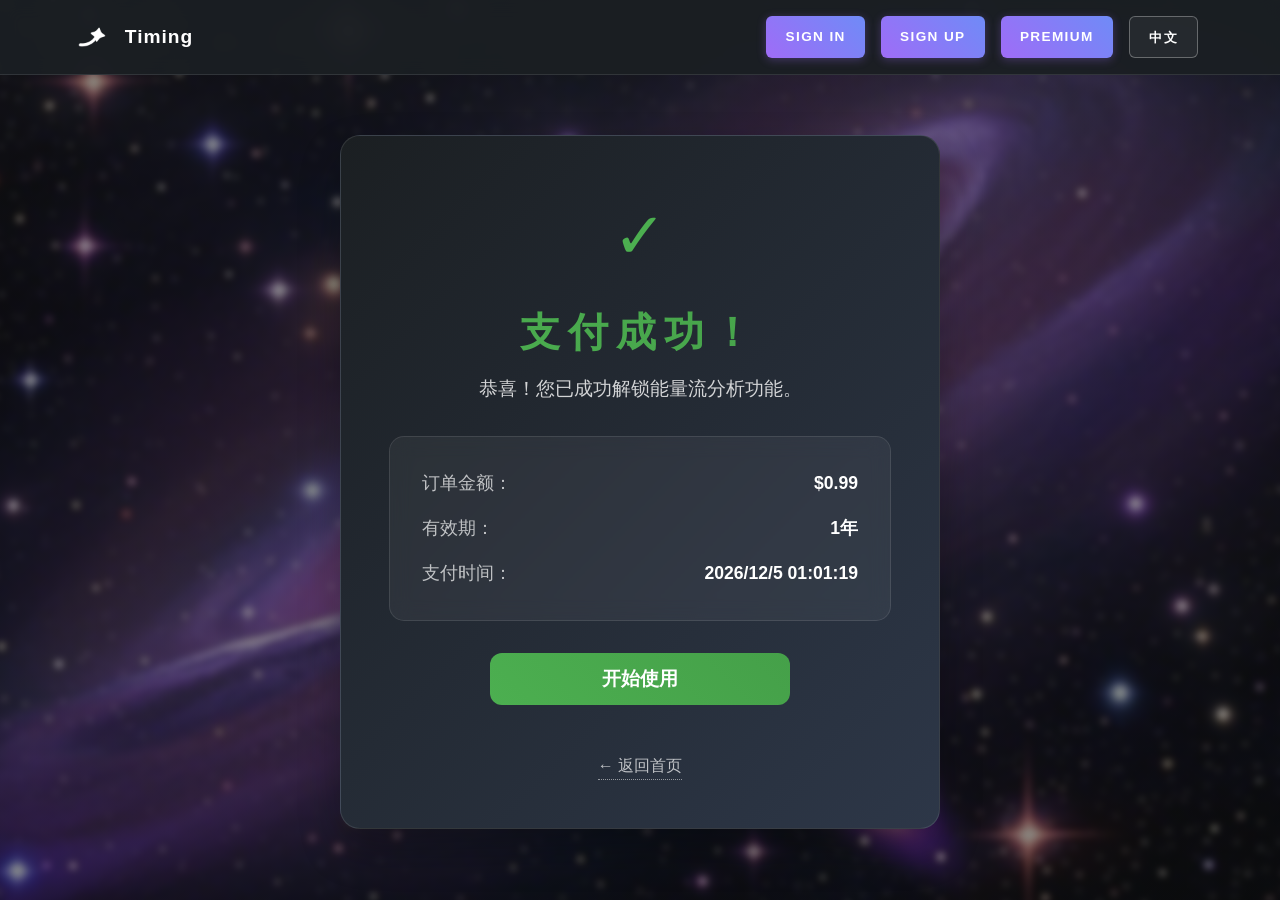
<file: payment-success.html>
<!DOCTYPE HTML>
<html>
<head>
    <title>Payment Successful - Energy Flow Analysis</title>
    <meta charset="utf-8" />
    <meta name="viewport" content="width=device-width, initial-scale=1, user-scalable=no" />
    <meta http-equiv="Content-Security-Policy" content="default-src 'self' 'unsafe-inline' https:; connect-src 'self' http: https:; img-src 'self' data: https:; style-src 'self' 'unsafe-inline' https:; font-src 'self' data: https: fonts.googleapis.com fonts.gstatic.com;">
    <meta http-equiv="X-Content-Type-Options" content="nosniff">
    
    <!-- Google Fonts -->
    <link rel="preconnect" href="https://fonts.googleapis.com">
    <link rel="preconnect" href="https://fonts.gstatic.com" crossorigin>
    <link href="https://fonts.googleapis.com/css2?family=Roboto:wght@300;400;500;600;700&display=swap" rel="stylesheet">
    
    <!-- Load main site CSS -->
    <link rel="stylesheet" href="assets/css/main.css">
    <link rel="stylesheet" href="assets/css/navigation.css">
    <link rel="stylesheet" href="assets/css/noscript.css" media="none">
    
    <style>
        /* Success page specific styles */
        body {
            background: #1b1f22;
            position: relative;
            overflow-x: hidden;
            padding-top: 0;
            min-height: 100vh;
        }

        /* Background system */
        #bg {
            -moz-transform: scale(1.0);
            -webkit-transform: scale(1.0);
            -ms-transform: scale(1.0);
            transform: scale(1.0);
            -webkit-backface-visibility: hidden;
            position: fixed;
            top: 0;
            left: 0;
            width: 100%;
            height: 100vh;
            z-index: 1;
        }

        #bg:before, #bg:after {
            content: '';
            display: block;
            position: absolute;
            top: 0;
            left: 0;
            width: 100%;
            height: 100%;
        }

        #bg:before {
            -moz-transition: background-color 2.5s ease-in-out;
            -webkit-transition: background-color 2.5s ease-in-out;
            -ms-transition: background-color 2.5s ease-in-out;
            transition: background-color 2.5s ease-in-out;
            -moz-transition-delay: 0.75s;
            -webkit-transition-delay: 0.75s;
            -ms-transition-delay: 0.75s;
            transition-delay: 0.75s;
            background-image: linear-gradient(to top, rgba(19, 21, 25, 0.5), rgba(19, 21, 25, 0.5));
            background-size: auto;
            background-position: center;
            background-repeat: no-repeat;
            z-index: 2;
        }

        #bg:after {
            -moz-transform: scale(1.0825);
            -webkit-transform: scale(1.0825);
            -ms-transform: scale(1.0825);
            transform: scale(1.0825);
            -moz-transition: -moz-transform 0.325s ease-in-out, -moz-filter 0.325s ease-in-out;
            -webkit-transition: -webkit-transform 0.325s ease-in-out, -webkit-filter 0.325s ease-in-out;
            -ms-transition: -ms-transform 0.325s ease-in-out, -ms-filter 0.325s ease-in-out;
            transition: transform 0.325s ease-in-out, filter 0.325s ease-in-out;
            background-image: url("images/bg.jpg");
            background-position: center;
            background-size: cover;
            background-repeat: no-repeat;
            -moz-filter: blur(0.2rem);
            -webkit-filter: blur(0.2rem);
            -ms-filter: blur(0.2rem);
            filter: blur(0.2rem);
            z-index: 1;
        }

        /* Success container */
        .success-container {
            position: relative;
            z-index: 3;
            min-height: 100vh;
            display: flex;
            align-items: center;
            justify-content: center;
            padding: 2rem;
            padding-top: 6rem;
        }

        .success-content {
            background: linear-gradient(135deg, #1b1f22 0%, #2d3748 100%);
            border-radius: 20px;
            padding: 3rem;
            max-width: 600px;
            width: 100%;
            text-align: center;
            box-shadow: 0 20px 40px rgba(0, 0, 0, 0.3);
            border: 1px solid rgba(255, 255, 255, 0.1);
        }

        .success-icon {
            font-size: 4rem;
            color: #4CAF50;
            margin-bottom: 1rem;
        }

        .success-title {
            color: #ffffff;
            font-size: 2.5rem;
            font-weight: 700;
            margin-bottom: 1rem;
            background: linear-gradient(45deg, #4CAF50, #45a049);
            -webkit-background-clip: text;
            -webkit-text-fill-color: transparent;
            background-clip: text;
        }

        .success-subtitle {
            color: rgba(255, 255, 255, 0.8);
            font-size: 1.2rem;
            margin-bottom: 2rem;
            line-height: 1.6;
        }

        .success-details {
            background: rgba(255, 255, 255, 0.05);
            border: 1px solid rgba(255, 255, 255, 0.1);
            border-radius: 15px;
            padding: 2rem;
            margin-bottom: 2rem;
            backdrop-filter: blur(10px);
        }

        .detail-item {
            display: flex;
            justify-content: space-between;
            align-items: center;
            margin-bottom: 1rem;
            color: rgba(255, 255, 255, 0.9);
            font-size: 1.1rem;
        }

        .detail-item:last-child {
            margin-bottom: 0;
        }

        .detail-label {
            color: rgba(255, 255, 255, 0.7);
        }

        .detail-value {
            font-weight: 600;
            color: #ffffff;
        }

        .continue-button {
            background: linear-gradient(45deg, #4CAF50, #45a049);
            color: white;
            border: none;
            padding: 1rem 2rem;
            border-radius: 12px;
            font-size: 1.2rem;
            font-weight: 600;
            cursor: pointer;
            transition: all 0.3s ease;
            margin: 0 auto 1rem auto;
            width: 100%;
            max-width: 300px;
            display: flex;
            align-items: center;
            justify-content: center;
            line-height: 1;
            text-decoration: none;
        }

        .continue-button:hover {
            transform: translateY(-2px);
            box-shadow: 0 8px 25px rgba(76, 175, 80, 0.4);
        }

        .back-link {
            color: rgba(255, 255, 255, 0.7);
            text-decoration: none;
            font-size: 1rem;
            margin-top: 2rem;
            display: inline-block;
            transition: color 0.3s ease;
        }

        .back-link:hover {
            color: #ffffff;
        }

        /* Responsive design */
        @media (max-width: 768px) {
            .success-content {
                padding: 2rem;
                margin: 1rem;
            }
            
            .success-title {
                font-size: 2rem;
            }
            
            .success-subtitle {
                font-size: 1rem;
            }
        }
    </style>
</head>
<body>
    <!-- Background -->
    <div id="bg"></div>

    <!-- Success Container -->
    <div class="success-container">
        <div class="success-content">
            <div class="success-icon">✓</div>
            <h1 class="success-title" id="success-title">支付成功！</h1>
            <p class="success-subtitle" id="success-subtitle">恭喜！您已成功解锁能量流分析功能</p>
            
            <div class="success-details">
                <div class="detail-item">
                    <span class="detail-label" id="detail-label-1">订单金额：</span>
                    <span class="detail-value">$0.99</span>
                </div>
                <div class="detail-item">
                    <span class="detail-label" id="detail-label-2">有效期：</span>
                    <span class="detail-value" id="detail-value-2">1年</span>
                </div>
                <div class="detail-item">
                    <span class="detail-label" id="detail-label-3">支付时间：</span>
                    <span class="detail-value" id="detail-value-3">刚刚</span>
                </div>
            </div>
            
            <a href="index.html" class="continue-button" id="continue-button">
                <span id="continue-button-text">开始使用</span>
            </a>
            
            <a href="index.html" class="back-link" id="back-link">← 返回首页</a>
        </div>
    </div>

    <!-- Scripts -->
    <script src="assets/js/navigation-loader.js"></script>
    <script>
        // Success page functionality
        class SuccessPage {
            constructor() {
                this.currentLanguage = 'zh';
                this.init();
            }
            
            init() {
                this.detectLanguage();
                this.updatePageText();
                this.setupPaymentStatus();
                this.updateLinks();
            }
            
            detectLanguage() {
                const urlParams = new URLSearchParams(window.location.search);
                const langParam = urlParams.get('lang');
                if (langParam === 'en') {
                    this.currentLanguage = 'en';
                }
            }
            
            setupPaymentStatus() {
                // Payment status is handled by webhook, no need for sessionStorage
                // Update payment time
                const paymentTime = document.getElementById('detail-value-3');
                if (paymentTime) {
                    const now = new Date();
                    paymentTime.textContent = now.toLocaleString(
                        this.currentLanguage === 'zh' ? 'zh-CN' : 'en-US'
                    );
                }
            }
            
            updateLinks() {
                const continueButton = document.getElementById('continue-button');
                const backLink = document.getElementById('back-link');
                
                if (continueButton) {
                    continueButton.href = `index.html?lang=${this.currentLanguage}`;
                }
                if (backLink) {
                    backLink.href = `index.html?lang=${this.currentLanguage}`;
                }
            }
            
            updatePageText() {
                const translations = {
                    zh: {
                        title: '支付成功！',
                        subtitle: '恭喜！您已成功解锁能量流分析功能。',
                        detail1: '订单金额：',
                        detail2: '有效期：',
                        detail3: '支付时间：',
                        duration: '1年',
                        continueButton: '开始使用',
                        backLink: '← 返回首页'
                    },
                    en: {
                        title: 'Payment Successful!',
                        subtitle: 'Congratulations! You have successfully unlocked energy flow analysis.',
                        detail1: 'Amount:',
                        detail2: 'Duration:',
                        detail3: 'Payment Time:',
                        duration: '1 year',
                        continueButton: 'Start Using',
                        backLink: '← Back to Homepage'
                    }
                };
                
                const t = translations[this.currentLanguage] || translations.zh;
                
                // Update page text
                const title = document.getElementById('success-title');
                const subtitle = document.getElementById('success-subtitle');
                const detail1 = document.getElementById('detail-label-1');
                const detail2 = document.getElementById('detail-label-2');
                const detail3 = document.getElementById('detail-label-3');
                const durationValue = document.getElementById('detail-value-2');
                const continueButton = document.getElementById('continue-button-text');
                const backLink = document.getElementById('back-link');
                
                if (title) title.textContent = t.title;
                if (subtitle) subtitle.textContent = t.subtitle;
                if (detail1) detail1.textContent = t.detail1;
                if (detail2) detail2.textContent = t.detail2;
                if (detail3) detail3.textContent = t.detail3;
                if (durationValue) durationValue.textContent = t.duration;
                if (continueButton) continueButton.textContent = t.continueButton;
                if (backLink) backLink.textContent = t.backLink;
            }
        }

        // Initialize success page
        if (document.readyState === 'loading') {
            document.addEventListener('DOMContentLoaded', () => {
                new SuccessPage();
            });
        } else {
            new SuccessPage();
        }
    </script>
</body>
</html>
</file>
<file: assets/css/navigation.css>
/* Top Navigation Styles */
.top-navigation {
    position: fixed;
    top: 0;
    left: 0;
    width: 100%;
    background: rgba(27, 31, 35, 0.95);
    backdrop-filter: blur(10px);
    border-bottom: 1px solid rgba(255, 255, 255, 0.1);
    z-index: 10000;
    padding: 1rem 0;
}

.nav-container {
    display: flex;
    align-items: center;
    justify-content: space-between;
    max-width: 1200px;
    margin: 0 auto;
    padding: 0 2rem;
}

.nav-logo {
    display: flex;
    align-items: center;
    gap: 0.8rem;
    text-decoration: none;
}

.nav-logo img {
    width: 2.5rem;
    height: 2.5rem;
    object-fit: contain;
}

.logo-text {
    font-size: 1.2rem;
    font-weight: 700;
    color: #ffffff;
    letter-spacing: 0.05em;
}

.nav-menu {
    display: flex;
    align-items: center;
    gap: 2.5rem;
    white-space: nowrap;
    overflow: hidden;
}

.nav-item {
    color: rgba(255, 255, 255, 0.8);
    text-decoration: none;
    font-size: 0.9rem;
    font-weight: 500;
    letter-spacing: 0.05em;
    transition: all 0.3s ease;
    position: relative;
    white-space: nowrap;
    flex-shrink: 0;
}

.nav-item:hover {
    color: #9f6cf7;
}

.nav-item.active {
    color: #9f6cf7;
}

.nav-item.active::after {
    content: '';
    position: absolute;
    bottom: -0.5rem;
    left: 0;
    width: 100%;
    height: 2px;
    background: #9f6cf7;
}

.nav-auth {
    display: flex;
    align-items: center;
    gap: 1rem;
    margin-right: 1rem; /* 确保右边有固定间距 */
    flex-wrap: nowrap; /* 防止按钮换行 */
    flex-shrink: 0; /* 防止按钮收缩 */
}

.payment-btn, .login-btn, .signup-btn {
    color: #ffffff;
    text-decoration: none;
    font-size: 0.85rem;
    font-weight: 600;
    letter-spacing: 0.1em;
    padding: 0.6rem 1.2rem;
    border-radius: 6px;
    transition: all 0.3s ease;
    min-width: 80px;
    text-align: center;
    white-space: nowrap;
    flex-shrink: 0;
    box-shadow: 0 2px 10px rgba(159, 108, 247, 0.3);
    border: none;
    background: linear-gradient(45deg, #9f6cf7, #6f8bf7);
    cursor: pointer;
    display: inline-block;
}

.payment-btn:hover, .login-btn:hover, .signup-btn:hover {
    transform: translateY(-1px);
    box-shadow: 0 4px 15px rgba(159, 108, 247, 0.4);
    background: linear-gradient(45deg, #b784ff, #84a0ff);
}

.lang-btn {
    color: #ffffff;
    text-decoration: none;
    font-size: 0.8rem;
    font-weight: 600;
    letter-spacing: 0.1rem;
    text-transform: uppercase;
    padding: 0.6rem 1.2rem;
    border: 1px solid rgba(255, 255, 255, 0.3);
    border-radius: 6px;
    transition: all 0.3s ease;
    background: rgba(255, 255, 255, 0.05);
    min-width: 60px; /* 设置最小宽度确保一致性 */
    text-align: center;
    white-space: nowrap; /* 防止文字换行 */
    flex-shrink: 0; /* 防止按钮收缩 */
}

.lang-btn:hover {
    transform: translateY(-1px);
    background: rgba(255, 255, 255, 0.1);
    border-color: rgba(255, 255, 255, 0.5);
}

/* Adjust body padding to account for fixed nav */
body {
    padding-top: 5rem;
}

/* Center the entire homepage animation */
#wrapper {
    min-height: calc(100vh - 5rem);
    display: flex;
    align-items: center;
    justify-content: center;
}

/* Mobile adjustments */
@media screen and (max-width: 600px) {
    body {
        padding-top: 4rem;
    }

    #wrapper {
        min-height: calc(100vh - 4rem);
    }
}

/* Responsive breakpoints - gradually hide navigation items */
@media screen and (max-width: 1024px) {
    .nav-container {
        padding: 0 1.5rem;
    }

    .nav-menu {
        gap: 2rem;
    }

    .nav-auth {
        gap: 0.8rem;
    }

    .login-btn, .signup-btn, .payment-btn {
        font-size: 0.8rem;
        padding: 0.5rem 1rem;
        min-width: 70px;
    }

    .lang-btn {
        font-size: 0.8rem;
        padding: 0.5rem 1rem;
        min-width: 50px;
    }
}


@media screen and (max-width: 920px) {
    .nav-container {
        padding: 0 1rem;
    }

    .nav-menu {
        gap: 1.2rem;
    }

    .nav-item {
        font-size: 0.8rem;
    }

    .nav-auth {
        gap: 0.8rem;
    }

    .login-btn, .signup-btn {
        font-size: 0.8rem;
        padding: 0.5rem 1rem;
        min-width: 70px;
    }

    .lang-btn {
        font-size: 0.8rem;
        padding: 0.5rem 1rem;
        min-width: 50px;
    }
}

@media screen and (max-width: 850px) {
    /* Hide contact first */
    .nav-item[data-nav-id="contact"] {
        display: none;
    }
}

@media screen and (max-width: 650px) {
    /* Hide introduction next */
    .nav-item[data-nav-id="intro"] {
        display: none;
    }
}

@media screen and (max-width: 550px) {
    /* Keep event timing and energy curve visible until the end */
    .nav-item:not([data-nav-id="curve"]):not([data-nav-id="timing"]) {
        display: none;
    }
}

@media screen and (max-width: 500px) {
    /* Hide all navigation menu */
    .nav-menu {
        display: none;
    }

    .nav-container {
        justify-content: space-between;
    }

    .nav-auth {
        gap: 0.4rem;
    }

    .login-btn, .signup-btn, .payment-btn {
        font-size: 0.7rem;
        padding: 0.4rem 0.7rem;
        letter-spacing: 0.05rem;
        min-width: 60px;
    }

    .lang-btn {
        font-size: 0.7rem;
        padding: 0.4rem 0.7rem;
        letter-spacing: 0.05rem;
        min-width: 45px;
    }

    .nav-logo .logo-text {
        font-size: 0.9rem;
    }

    body {
        padding-top: 4rem;
    }

    #wrapper {
        min-height: calc(100vh - 4rem);
    }

    .top-navigation {
        padding: 0.8rem 0;
    }
}

@media screen and (max-width: 480px) {
    .nav-container {
        padding-right: 0;
    }

    .nav-auth {
        gap: 0.25rem;
        flex-wrap: nowrap;
        overflow: hidden;
    }

    .login-btn, .signup-btn, .payment-btn {
        font-size: 0.65rem;
        padding: 0.35rem 0.5rem;
        min-width: 50px;
        white-space: nowrap;
        flex-shrink: 0;
    }

    .lang-btn {
        font-size: 0.65rem;
        padding: 0.35rem 0.5rem;
        min-width: 40px;
        white-space: nowrap;
        flex-shrink: 0;
    }

    .nav-logo .logo-text {
        font-size: 0.8rem;
    }

    .nav-logo img {
        width: 30px;
        height: 30px;
    }
}

@media screen and (max-width: 400px) {
    .nav-container {
        padding: 0 0.5rem;
    }

    .nav-auth {
        gap: 0.2rem;
    }

    .login-btn, .signup-btn, .payment-btn {
        font-size: 0.6rem;
        padding: 0.3rem 0.4rem;
        min-width: 45px;
    }

    .lang-btn {
        font-size: 0.6rem;
        padding: 0.3rem 0.4rem;
        min-width: 35px;
    }

    .nav-logo .logo-text {
        font-size: 0.75rem;
    }

    .nav-logo img {
        width: 28px;
        height: 28px;
    }
}

@media screen and (max-width: 350px) {
    .nav-auth {
        gap: 0.15rem;
    }

    .login-btn, .signup-btn, .payment-btn {
        font-size: 0.55rem;
        padding: 0.25rem 0.35rem;
        min-width: 40px;
    }

    .lang-btn {
        font-size: 0.55rem;
        padding: 0.25rem 0.35rem;
        min-width: 30px;
    }

    .nav-logo .logo-text {
        font-size: 0.7rem;
    }

    .nav-logo img {
        width: 25px;
        height: 25px;
    }
}

/* Large screen optimizations (31+ inch displays) */
@media screen and (min-width: 1920px) {
    .nav-container {
        max-width: 1600px;
        padding: 0 3rem;
    }

    .nav-menu {
        gap: 3rem;
    }

    .nav-item {
        font-size: 0.85rem;
    }

    .nav-auth {
        gap: 1.2rem;
        flex-direction: row; /* 确保在大屏幕上水平排列 */
        flex-wrap: nowrap;
    }

    .login-btn, .signup-btn, .payment-btn {
        font-size: 0.8rem;
        padding: 0.55rem 1.1rem;
        min-width: 75px;
        white-space: nowrap;
    }

    .lang-btn {
        font-size: 0.75rem;
        padding: 0.55rem 1.1rem;
        min-width: 55px;
        white-space: nowrap;
    }
}

/* Extra large screens (32+ inch displays) */
@media screen and (min-width: 2560px) {
    .nav-container {
        max-width: 2000px;
        padding: 0 4rem;
    }

    .nav-menu {
        gap: 4rem;
    }

    .nav-item {
        font-size: 0.9rem;
    }

    .nav-auth {
        gap: 1.5rem;
    }

    .login-btn, .signup-btn, .payment-btn {
        font-size: 0.82rem;
        padding: 0.6rem 1.2rem;
        min-width: 80px;
    }

    .lang-btn {
        font-size: 0.78rem;
        padding: 0.6rem 1.2rem;
        min-width: 60px;
    }
}

/* English page specific margin adjustment */
.nav-auth.english-page {
    margin-right: 0.6rem;
}
</file>
<file: assets/css/noscript.css>
/*
	Dimension by HTML5 UP
	html5up.net | @ajlkn
	Free for personal and commercial use under the CCA 3.0 license (html5up.net/license)
*/

/* BG */

	body.is-preload #bg:before {
		background-color: transparent;
	}

/* Header */

	body.is-preload #header {
		-moz-filter: none;
		-webkit-filter: none;
		-ms-filter: none;
		filter: none;
	}

		body.is-preload #header > * {
			opacity: 1;
		}

		body.is-preload #header .content .inner {
			max-height: none;
			padding: 3rem 2rem;
			opacity: 1;
		}

/* Main */

	#main article {
		opacity: 1;
		margin: 4rem 0 0 0;
	}
</file>
<file: assets/css/main.css>
@import url(fontawesome-all.min.css);

html, body, div, span, applet, object, iframe, h1, h2, h3, h4, h5, h6, p, blockquote,
pre, a, abbr, acronym, address, big, cite, code, del, dfn, em, img, ins, kbd, q, s, samp,
small, strike, strong, sub, sup, tt, var, b, u, i, center, dl, dt, dd, ol, ul, li, fieldset,
form, label, legend, table, caption, tbody, tfoot, thead, tr, th, td, article, aside,
canvas, details, embed, figure, figcaption, footer, header, hgroup, menu, nav, output, ruby,
section, summary, time, mark, audio, video {
  margin: 0;
  padding: 0;
  border: 0;
  font: inherit;
  font-size: 100%;
  vertical-align: baseline;
}

article, aside, details, figcaption, figure, footer, header, hgroup, menu, nav, section {
  display: block;
}

body {
  line-height: 1;
  background: #1b1f22;
  -webkit-text-size-adjust: none;
}

ol, ul {
  list-style: none;
}

blockquote, q {
  quotes: none;
}

blockquote:before, blockquote:after, q:before, q:after {
  content: none;
}

table {
  border-collapse: collapse;
  border-spacing: 0;
}

mark {
  background-color: transparent;
  color: inherit;
}

input::-moz-focus-inner {
  border: 0;
  padding: 0;
}

input, select, textarea {
  appearance: none;
  -moz-appearance: none;
  -webkit-appearance: none;
  -ms-appearance: none;
}

/* Layout */
@-ms-viewport {
  width: device-width;
}

html {
  box-sizing: border-box;
  font-size: 16pt;
}

*, *:before, *:after {
  box-sizing: inherit;
}

body.is-preload *, body.is-preload *:before, body.is-preload *:after {
  animation: none !important;
  transition: none !important;
}

/* Typography */
body, input, select, textarea {
  color: #fff;
  font-family: -apple-system, BlinkMacSystemFont, "Segoe UI", Roboto, "Helvetica Neue", Arial, sans-serif;
  font-weight: 300;
  font-size: 1rem;
  line-height: 1.65;
}

a {
  transition: color 0.2s ease-in-out, background-color 0.2s ease-in-out, border-bottom-color 0.2s ease-in-out;
  border-bottom: dotted 1px rgba(255, 255, 255, 0.5);
  text-decoration: none;
  color: inherit;
}

a:hover {
  border-bottom-color: transparent;
}

strong, b {
  color: #fff;
  font-weight: 600;
}

em, i {
  font-style: italic;
}

p {
  margin: 0 0 2rem;
}

h1, h2, h3, h4, h5, h6 {
  color: #fff;
  font-weight: 600;
  line-height: 1.5;
  margin: 0 0 1rem;
  text-transform: uppercase;
  letter-spacing: 0.2rem;
}

h1 a, h2 a, h3 a, h4 a, h5 a, h6 a {
  color: inherit;
  text-decoration: none;
}

h1.major, h2.major, h3.major, h4.major, h5.major, h6.major {
  border-bottom: solid 1px #fff;
  width: max-content;
  padding-bottom: 0.5rem;
  margin: 0 0 2rem;
}

h1 {
  font-size: 2.25rem;
  line-height: 1.3;
  letter-spacing: 0.5rem;
}

h2 {
  font-size: 1.5rem;
  line-height: 1.4;
  letter-spacing: 0.5rem;
}

h3 { font-size: 1rem; }
h4 { font-size: 0.8rem; }
h5 { font-size: 0.7rem; }
h6 { font-size: 0.6rem; }

sub {
  font-size: 0.8rem;
  position: relative;
  top: 0.5rem;
}

sup {
  font-size: 0.8rem;
  position: relative;
  top: -0.5rem;
}

blockquote {
  border-left: solid 4px #fff;
  font-style: italic;
  margin: 0 0 2rem;
  padding: 0.5rem 0 0.5rem 2rem;
}

code {
  background: rgba(255, 255, 255, 0.075);
  border-radius: 4px;
  font-family: "Courier New", monospace;
  font-size: 0.9rem;
  margin: 0 0.25rem;
  padding: 0.25rem 0.65rem;
}

pre {
  -webkit-overflow-scrolling: touch;
  font-family: "Courier New", monospace;
  font-size: 0.9rem;
  margin: 0 0 2rem;
}

pre code {
  display: block;
  line-height: 1.75;
  padding: 1rem 1.5rem;
  overflow-x: auto;
}

hr {
  border: 0;
  border-bottom: solid 1px #fff;
  margin: 2.75rem 0;
}

/* Alignment */
.align-left { text-align: left; }
.align-center { text-align: center; }
.align-right { text-align: right; }

/* Responsive */
@media screen and (max-width: 1680px) {
  html { font-size: 12pt; }
}

@media screen and (max-width: 736px) {
  html { font-size: 11pt; }
  h1 { font-size: 1.75rem; line-height: 1.4; }
  h2 { font-size: 1.25rem; line-height: 1.5; }
}

@media screen and (max-width: 480px) {
  html, body { min-width: 320px; }
}

@media screen and (max-width: 360px) {
  html { font-size: 10pt; }
}


/* Form */
form {
	margin: 0 0 2rem;
  }
  
  form > :last-child {
	margin-bottom: 0;
  }
  
  form > .fields {
	display: flex;
	flex-wrap: wrap;
	width: calc(100% + 3rem);
	margin: -1.5rem 0 2rem -1.5rem;
  }
  
  form > .fields > .field {
	flex: 0 0 auto;
	padding: 1.5rem 0 0 1.5rem;
	width: calc(100% - 1.5rem);
  }
  
  form > .fields > .field.half {
	width: calc(50% - 0.75rem);
  }
  
  form > .fields > .field.third {
	width: calc(100%/3 - 0.5rem);
  }
  
  form > .fields > .field.quarter {
	width: calc(25% - 0.375rem);
  }
  
  label {
	color: #fff;
	display: block;
	font-size: 0.8rem;
	font-weight: 300;
	letter-spacing: 0.2rem;
	line-height: 1.5;
	margin: 0 0 1rem;
	text-transform: uppercase;
  }
  
  input[type="text"],
  input[type="password"],
  input[type="email"],
  input[type="tel"],
  select,
  textarea {
	appearance: none;
	transition: border-color 0.2s ease-in-out, box-shadow 0.2s ease-in-out, background-color 0.2s ease-in-out;
	background-color: transparent;
	border-radius: 4px;
	border: solid 1px #fff;
	color: inherit;
	display: block;
	outline: 0;
	padding: 0 1rem;
	text-decoration: none;
	width: 100%;
  }
  
  input[type="text"]:invalid,
  input[type="password"]:invalid,
  input[type="email"]:invalid,
  input[type="tel"]:invalid,
  select:invalid,
  textarea:invalid {
	box-shadow: none;
  }
  
  input[type="text"]:focus,
  input[type="password"]:focus,
  input[type="email"]:focus,
  input[type="tel"]:focus,
  select:focus,
  textarea:focus {
	background: rgba(255, 255, 255, 0.075);
	border-color: #fff;
	box-shadow: 0 0 0 1px #fff;
  }
  
  select {
	background-image: url("[data-uri]");
	background-size: 1.25rem;
	background-repeat: no-repeat;
	background-position: calc(100% - 1rem) center;
	height: 2.75rem;
	padding-right: 2.75rem;
	text-overflow: ellipsis;
  }
  
  select option {
	color: #fff;
	background: #1b1f22;
  }
  
  select:focus::-ms-value {
	background-color: transparent;
  }
  
  select::-ms-expand {
	display: none;
  }
  
  input[type="text"],
  input[type="password"],
  input[type="email"],
  select {
	height: 2.75rem;
  }
  
  textarea {
	padding: 0.75rem 1rem;
  }
  
  input[type="checkbox"],
  input[type="radio"] {
	appearance: none;
	display: block;
	float: left;
	margin-right: -2rem;
	opacity: 0;
	width: 1rem;
	z-index: -1;
  }
  
  input[type="checkbox"] + label,
  input[type="radio"] + label {
	user-select: none;
	color: #fff;
	cursor: pointer;
	display: inline-block;
	font-size: 0.8rem;
	font-weight: 300;
	margin: 0 0 0.5rem;
	padding-left: 2.65rem;
	padding-right: 0.75rem;
	position: relative;
	text-decoration: none;
  }
  
  input[type="checkbox"] + label:before,
  input[type="radio"] + label:before {
	-moz-osx-font-smoothing: grayscale;
	-webkit-font-smoothing: antialiased;
	content: '';
	display: inline-block;
	font-style: normal;
	font-variant: normal;
	text-rendering: auto;
	line-height: 1;
	text-transform: none !important;
	font-family: 'Font Awesome 5 Free';
	font-weight: 900;
	transition: border-color 0.2s ease-in-out, box-shadow 0.2s ease-in-out, background-color 0.2s ease-in-out;
	border-radius: 4px;
	border: solid 1px #fff;
	height: 1.65rem;
	left: 0;
	line-height: 1.65rem;
	position: absolute;
	text-align: center;
	top: -0.15rem;
	width: 1.65rem;
  }
  
  input[type="checkbox"]:checked + label:before,
  input[type="radio"]:checked + label:before {
	background: #fff !important;
	border-color: #fff !important;
	color: #1b1f22;
	content: '\f00c';
  }
  
  input[type="checkbox"]:focus + label:before,
  input[type="radio"]:focus + label:before {
	background: rgba(255, 255, 255, 0.075);
	border-color: #fff;
	box-shadow: 0 0 0 1px #fff;
  }
  
  input[type="checkbox"] + label:before {
	border-radius: 4px;
  }
  
  input[type="radio"] + label:before {
	border-radius: 100%;
  }
  
  ::-webkit-input-placeholder,
  :-moz-placeholder,
  ::-moz-placeholder,
  :-ms-input-placeholder,
  .formerize-placeholder {
	color: rgba(255, 255, 255, 0.5) !important;
	opacity: 1;
  }
  
  /* Responsive */
  @media screen and (max-width: 480px) {
	form > .fields,
	form > .fields > .field,
	form > .fields > .field.half,
	form > .fields > .field.third,
	form > .fields > .field.quarter {
	  width: calc(100% - 1.5rem);
	}
  }

/* Box */
.box {
	border-radius: 4px;
	border: solid 1px #fff;
	margin-bottom: 2rem;
	padding: 1.5em;
  }
  
  .box > :last-child,
  .box > :last-child > :last-child,
  .box > :last-child > :last-child > :last-child {
	margin-bottom: 0;
  }
  
  .box.alt {
	border: 0;
	border-radius: 0;
	padding: 0;
  }
  
  /* Icon */
  .icon {
	text-decoration: none;
	border-bottom: none;
	position: relative;
  }
  
  .icon:before {
	-moz-osx-font-smoothing: grayscale;
	-webkit-font-smoothing: antialiased;
	display: inline-block;
	font-style: normal;
	font-variant: normal;
	text-rendering: auto;
	line-height: 1;
	text-transform: none !important;
	font-family: 'Font Awesome 5 Free';
	font-weight: 400;
  }
  
  .icon > .label {
	display: none;
  }
  
  .icon:before {
	line-height: inherit;
  }
  
  .icon.solid:before {
	font-weight: 900;
  }
  
  .icon.brands:before {
	font-family: 'Font Awesome 5 Brands';
  }
  
  /* Image */
  .image {
	border-radius: 4px;
	border: 0;
	display: inline-block;
	position: relative;
  }
  
  .image:before {
	pointer-events: none;
	background-color: rgba(19, 21, 25, 0.5);
	border-radius: 4px;
	content: '';
	display: block;
	height: 100%;
	left: 0;
	opacity: 0.5;
	position: absolute;
	top: 0;
	width: 100%;
  }
  
  .image img {
	border-radius: 4px;
	display: block;
  }
  
  .image.left, .image.right {
	max-width: 40%;
  }
  
  .image.left img, .image.right img {
	width: 100%;
  }
  
  .image.left {
	float: left;
	padding: 0 1.5em 1em 0;
	top: 0.25em;
  }
  
  .image.right {
	float: right;
	padding: 0 0 1em 1.5em;
	top: 0.25em;
  }
  
  .image.fit, .image.main {
	display: block;
	width: 100%;
  }
  
  .image.fit {
	margin: 0 0 2rem;
  }
  
  .image.main {
	margin: 2.5rem 0;
  }
  
  .image.fit img, .image.main img {
	width: 100%;
  }
  
  /* List */
  ol, ul {
	margin: 0 0 2rem;
  }
  
  ol {
	list-style: decimal;
	padding-left: 1.25em;
  }
  
  ol li {
	padding-left: 0.25em;
  }
  
  ul {
	list-style: disc;
	padding-left: 1em;
  }
  
  ul li {
	padding-left: 0.5em;
  }
  
  ul.alt {
	list-style: none;
	padding-left: 0;
  }
  
  ul.alt li {
	border-top: solid 1px #fff;
	padding: 0.5em 0;
  }
  
  ul.alt li:first-child {
	border-top: 0;
	padding-top: 0;
  }
  
  dl {
	margin: 0 0 2rem;
  }
  
  dl dt {
	display: block;
	font-weight: 600;
	margin: 0 0 1rem;
  }
  
  dl dd {
	margin-left: 2rem;
  }
  
  /* Actions */
  ul.actions {
	display: flex;
	cursor: default;
	list-style: none;
	margin-left: -1rem;
	padding-left: 0;
  }
  
  ul.actions li {
	padding: 0 0 0 1rem;
	vertical-align: middle;
  }
  
  ul.actions.special {
	justify-content: center;
	width: 100%;
	margin-left: 0;
  }
  
  ul.actions.special li:first-child {
	padding-left: 0;
  }
  
  ul.actions.stacked {
	flex-direction: column;
	margin-left: 0;
  }
  
  ul.actions.stacked li {
	padding: 1.3rem 0 0;
  }
  
  ul.actions.stacked li:first-child {
	padding-top: 0;
  }
  
  ul.actions.fit {
	width: calc(100% + 1rem);
  }
  
  ul.actions.fit li {
	flex: 1 1 auto;
	width: 100%;
  }
  
  ul.actions.fit li > * {
	width: 100%;
  }
  
  ul.actions.fit.stacked {
	width: 100%;
  }
  
  /* Responsive */
  @media screen and (max-width: 736px) {
	.image.main {
	  margin: 2rem 0;
	}
  }
  
  @media screen and (max-width: 480px) {
	.image.main {
	  margin: 1.5rem 0;
	}
  
	ul.actions:not(.fixed) {
	  flex-direction: column;
	  margin-left: 0;
	  width: 100% !important;
	}
  
	ul.actions:not(.fixed) li {
	  flex: 1 1 auto;
	  padding: 1rem 0 0;
	  text-align: center;
	  width: 100%;
	}
  
	ul.actions:not(.fixed) li > * {
	  width: 100%;
	}
  
	ul.actions:not(.fixed) li:first-child {
	  padding-top: 0;
	}
  
	ul.actions:not(.fixed) li input[type="submit"],
	ul.actions:not(.fixed) li input[type="reset"],
	ul.actions:not(.fixed) li input[type="button"],
	ul.actions:not(.fixed) li button,
	ul.actions:not(.fixed) li .button {
	  width: 100%;
	}
  
	ul.actions:not(.fixed) li input[type="submit"].icon:before,
	ul.actions:not(.fixed) li input[type="reset"].icon:before,
	ul.actions:not(.fixed) li input[type="button"].icon:before,
	ul.actions:not(.fixed) li button.icon:before,
	ul.actions:not(.fixed) li .button.icon:before {
	  margin-left: -0.5em;
	}
  }




/* Icons */

	ul.icons {
		cursor: default;
		list-style: none;
		padding-left: 0;
	}

		ul.icons li {
			display: inline-block;
			padding: 0 0.75em 0 0;
		}

			ul.icons li:last-child {
				padding-right: 0;
			}

			ul.icons li a {
				border-radius: 100%;
				box-shadow: inset 0 0 0 1px #ffffff;
				display: inline-block;
				height: 2.25rem;
				line-height: 2.25rem;
				text-align: center;
				width: 2.25rem;
			}

				ul.icons li a:hover {
					background-color: rgba(255, 255, 255, 0.075);
				}

				ul.icons li a:active {
					background-color: rgba(255, 255, 255, 0.175);
				}

/* Table */

	.table-wrapper {
		-webkit-overflow-scrolling: touch;
		overflow-x: auto;
	}

	table {
		margin: 0 0 2rem 0;
		width: 100%;
	}

		table tbody tr {
			border: solid 1px #ffffff;
			border-left: 0;
			border-right: 0;
		}

			table tbody tr:nth-child(2n + 1) {
				background-color: rgba(255, 255, 255, 0.075);
			}

		table td {
			padding: 0.75em 0.75em;
		}

		table th {
			color: #ffffff;
			font-size: 0.9em;
			font-weight: 600;
			padding: 0 0.75em 0.75em 0.75em;
			text-align: left;
		}

		table thead {
			border-bottom: solid 2px #ffffff;
		}

		table tfoot {
			border-top: solid 2px #ffffff;
		}

		table.alt {
			border-collapse: separate;
		}

			table.alt tbody tr td {
				border: solid 1px #ffffff;
				border-left-width: 0;
				border-top-width: 0;
			}

				table.alt tbody tr td:first-child {
					border-left-width: 1px;
				}

			table.alt tbody tr:first-child td {
				border-top-width: 1px;
			}

			table.alt thead {
				border-bottom: 0;
			}

			table.alt tfoot {
				border-top: 0;
			}

/* Button */

	input[type="submit"],
	input[type="reset"],
	input[type="button"],
	button,
	.button {
		-moz-appearance: none;
		-webkit-appearance: none;
		-ms-appearance: none;
		appearance: none;
		-moz-transition: background-color 0.2s ease-in-out, color 0.2s ease-in-out;
		-webkit-transition: background-color 0.2s ease-in-out, color 0.2s ease-in-out;
		-ms-transition: background-color 0.2s ease-in-out, color 0.2s ease-in-out;
		transition: background-color 0.2s ease-in-out, color 0.2s ease-in-out;
		background-color: transparent;
		border-radius: 4px;
		border: 0;
		box-shadow: inset 0 0 0 1px #ffffff;
		color: #ffffff !important;
		cursor: pointer;
		display: inline-block;
		font-size: 0.8rem;
		font-weight: 300;
		height: 2.75rem;
		letter-spacing: 0.2rem;
		line-height: 2.75rem;
		outline: 0;
		padding: 0 1.25rem 0 1.35rem;
		text-align: center;
		text-decoration: none;
		text-transform: uppercase;
		white-space: nowrap;
	}

		input[type="submit"]:hover,
		input[type="reset"]:hover,
		input[type="button"]:hover,
		button:hover,
		.button:hover {
			background-color: rgba(255, 255, 255, 0.075);
		}

		input[type="submit"]:active,
		input[type="reset"]:active,
		input[type="button"]:active,
		button:active,
		.button:active {
			background-color: rgba(255, 255, 255, 0.175);
		}

		input[type="submit"].icon:before,
		input[type="reset"].icon:before,
		input[type="button"].icon:before,
		button.icon:before,
		.button.icon:before {
			margin-right: 0.5em;
		}

		input[type="submit"].fit,
		input[type="reset"].fit,
		input[type="button"].fit,
		button.fit,
		.button.fit {
			width: 100%;
		}

		input[type="submit"].small,
		input[type="reset"].small,
		input[type="button"].small,
		button.small,
		.button.small {
			font-size: 0.6rem;
			height: 2.0625rem;
			line-height: 2.0625rem;
		}

		input[type="submit"].primary,
		input[type="reset"].primary,
		input[type="button"].primary,
		button.primary,
		.button.primary {
			background-color: #ffffff;
			color: #1b1f22 !important;
			font-weight: 600;
		}

		input[type="submit"].disabled, input[type="submit"]:disabled,
		input[type="reset"].disabled,
		input[type="reset"]:disabled,
		input[type="button"].disabled,
		input[type="button"]:disabled,
		button.disabled,
		button:disabled,
		.button.disabled,
		.button:disabled {
			pointer-events: none;
			cursor: default;
			opacity: 0.25;
		}

	input[type="submit"],
	input[type="reset"],
	input[type="button"],
	button {
		line-height: calc(2.75rem - 2px);
	}

/* BG */

	#bg {
		-moz-transform: scale(1.0);
		-webkit-transform: scale(1.0);
		-ms-transform: scale(1.0);
		transform: scale(1.0);
		-webkit-backface-visibility: hidden;
		position: fixed;
		top: 0;
		left: 0;
		width: 100%;
		height: 100vh;
		z-index: 1;
	}

		#bg:before, #bg:after {
			content: '';
			display: block;
			position: absolute;
			top: 0;
			left: 0;
			width: 100%;
			height: 100%;
		}

		#bg:before {
			-moz-transition: background-color 2.5s ease-in-out;
			-webkit-transition: background-color 2.5s ease-in-out;
			-ms-transition: background-color 2.5s ease-in-out;
			transition: background-color 2.5s ease-in-out;
			-moz-transition-delay: 0.75s;
			-webkit-transition-delay: 0.75s;
			-ms-transition-delay: 0.75s;
			transition-delay: 0.75s;
			background-image: linear-gradient(to top, rgba(19, 21, 25, 0.5), rgba(19, 21, 25, 0.5));
			background-size: auto;
			background-position: center;
			background-repeat: no-repeat;
			z-index: 2;
		}

		#bg:after {
			-moz-transform: scale(1.125);
			-webkit-transform: scale(1.125);
			-ms-transform: scale(1.125);
			transform: scale(1.125);
			-moz-transition: -moz-transform 0.325s ease-in-out, -moz-filter 0.325s ease-in-out;
			-webkit-transition: -webkit-transform 0.325s ease-in-out, -webkit-filter 0.325s ease-in-out;
			-ms-transition: -ms-transform 0.325s ease-in-out, -ms-filter 0.325s ease-in-out;
			transition: transform 0.325s ease-in-out, filter 0.325s ease-in-out;
			background-image: url("../../images/bg.jpg");
			background-position: center;
			background-size: cover;
			background-repeat: no-repeat;
			z-index: 1;
		}

		body.is-article-visible #bg:after {
			-moz-transform: scale(1.0825);
			-webkit-transform: scale(1.0825);
			-ms-transform: scale(1.0825);
			transform: scale(1.0825);
			-moz-filter: blur(0.2rem);
			-webkit-filter: blur(0.2rem);
			-ms-filter: blur(0.2rem);
			filter: blur(0.2rem);
		}

		body.is-preload #bg:before {
			background-color: #000000;
		}

/* Wrapper */

	#wrapper {
		display: -moz-flex;
		display: -webkit-flex;
		display: -ms-flex;
		display: flex;
		-moz-flex-direction: column;
		-webkit-flex-direction: column;
		-ms-flex-direction: column;
		flex-direction: column;
		-moz-align-items: center;
		-webkit-align-items: center;
		-ms-align-items: center;
		align-items: center;
		-moz-justify-content: space-between;
		-webkit-justify-content: space-between;
		-ms-justify-content: space-between;
		justify-content: space-between;
		position: relative;
		min-height: 100vh;
		width: 100%;
		padding: 4rem 2rem;
		z-index: 3;
	}

		#wrapper:before {
			content: '';
			display: block;
		}

		@media screen and (max-width: 1680px) {

			#wrapper {
				padding: 3rem 2rem;
			}

		}

		@media screen and (max-width: 736px) {

			#wrapper {
				padding: 2rem 1rem;
			}

		}

		@media screen and (max-width: 480px) {

			#wrapper {
				padding: 1rem;
			}

		}

/* Header */

	#header {
		display: -moz-flex;
		display: -webkit-flex;
		display: -ms-flex;
		display: flex;
		-moz-flex-direction: column;
		-webkit-flex-direction: column;
		-ms-flex-direction: column;
		flex-direction: column;
		-moz-align-items: center;
		-webkit-align-items: center;
		-ms-align-items: center;
		align-items: center;
		-moz-transition: -moz-transform 0.325s ease-in-out, -moz-filter 0.325s ease-in-out, opacity 0.325s ease-in-out;
		-webkit-transition: -webkit-transform 0.325s ease-in-out, -webkit-filter 0.325s ease-in-out, opacity 0.325s ease-in-out;
		-ms-transition: -ms-transform 0.325s ease-in-out, -ms-filter 0.325s ease-in-out, opacity 0.325s ease-in-out;
		transition: transform 0.325s ease-in-out, filter 0.325s ease-in-out, opacity 0.325s ease-in-out;
		background-image: -moz-radial-gradient(rgba(0, 0, 0, 0.25) 25%, rgba(0, 0, 0, 0) 55%);
		background-image: -webkit-radial-gradient(rgba(0, 0, 0, 0.25) 25%, rgba(0, 0, 0, 0) 55%);
		background-image: -ms-radial-gradient(rgba(0, 0, 0, 0.25) 25%, rgba(0, 0, 0, 0) 55%);
		background-image: radial-gradient(rgba(0, 0, 0, 0.25) 25%, rgba(0, 0, 0, 0) 55%);
		max-width: 100%;
		text-align: center;
	}

		#header > * {
			-moz-transition: opacity 0.325s ease-in-out;
			-webkit-transition: opacity 0.325s ease-in-out;
			-ms-transition: opacity 0.325s ease-in-out;
			transition: opacity 0.325s ease-in-out;
			position: relative;
			margin-top: 3.5rem;
		}

			#header > *:before {
				content: '';
				display: block;
				position: absolute;
				top: calc(-3.5rem - 1px);
				left: calc(50% - 1px);
				width: 1px;
				height: calc(3.5rem + 1px);
				background: #ffffff;
			}

		#header > :first-child {
			margin-top: 0;
		}

			#header > :first-child:before {
				display: none;
			}

		#header .logo {
			width: 5.5rem;
			height: 5.5rem;
			line-height: 5.5rem;
			border: solid 1px #ffffff;
			border-radius: 100%;
		}

			#header .logo .icon:before {
				font-size: 2rem;
			}

		#header .content {
			border-style: solid;
			border-color: #ffffff;
			border-top-width: 1px;
			border-bottom-width: 1px;
			max-width: 100%;
		}

			#header .content .inner {
				-moz-transition: max-height 0.75s ease, padding 0.75s ease, opacity 0.325s ease-in-out;
				-webkit-transition: max-height 0.75s ease, padding 0.75s ease, opacity 0.325s ease-in-out;
				-ms-transition: max-height 0.75s ease, padding 0.75s ease, opacity 0.325s ease-in-out;
				transition: max-height 0.75s ease, padding 0.75s ease, opacity 0.325s ease-in-out;
				-moz-transition-delay: 0.25s;
				-webkit-transition-delay: 0.25s;
				-ms-transition-delay: 0.25s;
				transition-delay: 0.25s;
				padding: 3rem 2rem;
				max-height: 40rem;
				overflow: hidden;
			}

				#header .content .inner > :last-child {
					margin-bottom: 0;
				}

			#header .content p {
				text-transform: uppercase;
				letter-spacing: 0.2rem;
				font-size: 0.8rem;
				line-height: 2;
			}

		#header nav ul {
			display: -moz-flex;
			display: -webkit-flex;
			display: -ms-flex;
			display: flex;
			margin-bottom: 0;
			list-style: none;
			padding-left: 0;
			border: solid 1px #ffffff;
			border-radius: 4px;
		}

			#header nav ul li {
				padding-left: 0;
				border-left: solid 1px #ffffff;
			}

				#header nav ul li:first-child {
					border-left: 0;
				}

				#header nav ul li a {
					display: block;
					min-width: 9rem;
					height: 2.75rem;
					line-height: 2.75rem;
					padding: 0 1.25rem 0 1.45rem;
					text-transform: uppercase;
					letter-spacing: 0.2rem;
					font-size: 0.8rem;
					border-bottom: 0;
				}

					#header nav ul li a:hover {
						background-color: rgba(255, 255, 255, 0.075);
					}

					#header nav ul li a:active {
						background-color: rgba(255, 255, 255, 0.175);
					}

		#header nav.use-middle:after {
			content: '';
			display: block;
			position: absolute;
			top: 0;
			left: calc(50% - 1px);
			width: 1px;
			height: 100%;
			background: #ffffff;
		}

		#header nav.use-middle ul li.is-middle {
			border-left: 0;
		}

		body.is-article-visible #header {
			-moz-transform: scale(0.95);
			-webkit-transform: scale(0.95);
			-ms-transform: scale(0.95);
			transform: scale(0.95);
			-moz-filter: blur(0.1rem);
			-webkit-filter: blur(0.1rem);
			-ms-filter: blur(0.1rem);
			filter: blur(0.1rem);
			opacity: 0;
		}

		body.is-preload #header {
			-moz-filter: blur(0.125rem);
			-webkit-filter: blur(0.125rem);
			-ms-filter: blur(0.125rem);
			filter: blur(0.125rem);
		}

			body.is-preload #header > * {
				opacity: 0;
			}

			body.is-preload #header .content .inner {
				max-height: 0;
				padding-top: 0;
				padding-bottom: 0;
				opacity: 0;
			}

		@media screen and (max-width: 980px) {

			#header .content p br {
				display: none;
			}

		}

		@media screen and (max-width: 736px) {

			#header > * {
				margin-top: 2rem;
			}

				#header > *:before {
					top: calc(-2rem - 1px);
					height: calc(2rem + 1px);
				}

			#header .logo {
				width: 4.75rem;
				height: 4.75rem;
				line-height: 4.75rem;
			}

				#header .logo .icon:before {
					font-size: 1.75rem;
				}

			#header .content .inner {
				padding: 2.5rem 1rem;
			}

			#header .content p {
				line-height: 1.875;
			}

		}

		@media screen and (max-width: 480px) {

			#header {
				padding: 1.5rem 0;
			}

				#header .content .inner {
					padding: 2.5rem 0;
				}

				#header nav ul {
					-moz-flex-direction: column;
					-webkit-flex-direction: column;
					-ms-flex-direction: column;
					flex-direction: column;
					min-width: 10rem;
					max-width: 100%;
				}

					#header nav ul li {
						border-left: 0;
						border-top: solid 1px #ffffff;
					}

						#header nav ul li:first-child {
							border-top: 0;
						}

						#header nav ul li a {
							height: 3rem;
							line-height: 3rem;
							min-width: 0;
							width: 100%;
						}

				#header nav.use-middle:after {
					display: none;
				}

		}

/* Main */

	#main {
		-moz-flex-grow: 1;
		-webkit-flex-grow: 1;
		-ms-flex-grow: 1;
		flex-grow: 1;
		-moz-flex-shrink: 1;
		-webkit-flex-shrink: 1;
		-ms-flex-shrink: 1;
		flex-shrink: 1;
		display: -moz-flex;
		display: -webkit-flex;
		display: -ms-flex;
		display: flex;
		-moz-align-items: center;
		-webkit-align-items: center;
		-ms-align-items: center;
		align-items: center;
		-moz-justify-content: center;
		-webkit-justify-content: center;
		-ms-justify-content: center;
		justify-content: center;
		-moz-flex-direction: column;
		-webkit-flex-direction: column;
		-ms-flex-direction: column;
		flex-direction: column;
		position: relative;
		max-width: 100%;
		z-index: 3;
	}

		#main article {
			-moz-transform: translateY(0.25rem);
			-webkit-transform: translateY(0.25rem);
			-ms-transform: translateY(0.25rem);
			transform: translateY(0.25rem);
			-moz-transition: opacity 0.325s ease-in-out, -moz-transform 0.325s ease-in-out;
			-webkit-transition: opacity 0.325s ease-in-out, -webkit-transform 0.325s ease-in-out;
			-ms-transition: opacity 0.325s ease-in-out, -ms-transform 0.325s ease-in-out;
			transition: opacity 0.325s ease-in-out, transform 0.325s ease-in-out;
			padding: 4.5rem 2.5rem 1.5rem 2.5rem ;
			position: relative;
			width: 40rem;
			max-width: 100%;
			background-color: rgba(27, 31, 34, 0.85);
			border-radius: 4px;
			opacity: 0;
		}

			#main article.active {
				-moz-transform: translateY(0);
				-webkit-transform: translateY(0);
				-ms-transform: translateY(0);
				transform: translateY(0);
				opacity: 1;
			}

			#main article .close {
				display: block;
				position: absolute;
				top: 0;
				right: 0;
				width: 4rem;
				height: 4rem;
				cursor: pointer;
				text-indent: 4rem;
				overflow: hidden;
				white-space: nowrap;
			}

				#main article .close:before {
					-moz-transition: background-color 0.2s ease-in-out;
					-webkit-transition: background-color 0.2s ease-in-out;
					-ms-transition: background-color 0.2s ease-in-out;
					transition: background-color 0.2s ease-in-out;
					content: '';
					display: block;
					position: absolute;
					top: 0.75rem;
					left: 0.75rem;
					width: 2.5rem;
					height: 2.5rem;
					border-radius: 100%;
					background-position: center;
					background-image: url("[data-uri]");
					background-size: 20px 20px;
					background-repeat: no-repeat;
				}

				#main article .close:hover:before {
					background-color: rgba(255, 255, 255, 0.075);
				}

				#main article .close:active:before {
					background-color: rgba(255, 255, 255, 0.175);
				}

		@media screen and (max-width: 736px) {

			#main article {
				padding: 3.5rem 2rem 0.5rem 2rem ;
			}

				#main article .close:before {
					top: 0.875rem;
					left: 0.875rem;
					width: 2.25rem;
					height: 2.25rem;
					background-size: 14px 14px;
				}

		}

		@media screen and (max-width: 480px) {

			#main article {
				padding: 3rem 1.5rem 0.5rem 1.5rem ;
			}

		}

/* Footer */

	#footer {
		-moz-transition: -moz-transform 0.325s ease-in-out, -moz-filter 0.325s ease-in-out, opacity 0.325s ease-in-out;
		-webkit-transition: -webkit-transform 0.325s ease-in-out, -webkit-filter 0.325s ease-in-out, opacity 0.325s ease-in-out;
		-ms-transition: -ms-transform 0.325s ease-in-out, -ms-filter 0.325s ease-in-out, opacity 0.325s ease-in-out;
		transition: transform 0.325s ease-in-out, filter 0.325s ease-in-out, opacity 0.325s ease-in-out;
		width: 100%;
		max-width: 100%;
		margin-top: 2rem;
		text-align: center;
	}

		#footer .copyright {
			letter-spacing: 0.2rem;
			font-size: 0.6rem;
			opacity: 0.75;
			margin-bottom: 0;
			text-transform: uppercase;
		}

		body.is-article-visible #footer {
			-moz-transform: scale(0.95);
			-webkit-transform: scale(0.95);
			-ms-transform: scale(0.95);
			transform: scale(0.95);
			-moz-filter: blur(0.1rem);
			-webkit-filter: blur(0.1rem);
			-ms-filter: blur(0.1rem);
			filter: blur(0.1rem);
			opacity: 0;
		}

		body.is-preload #footer {
			opacity: 0;
		}
</file>
